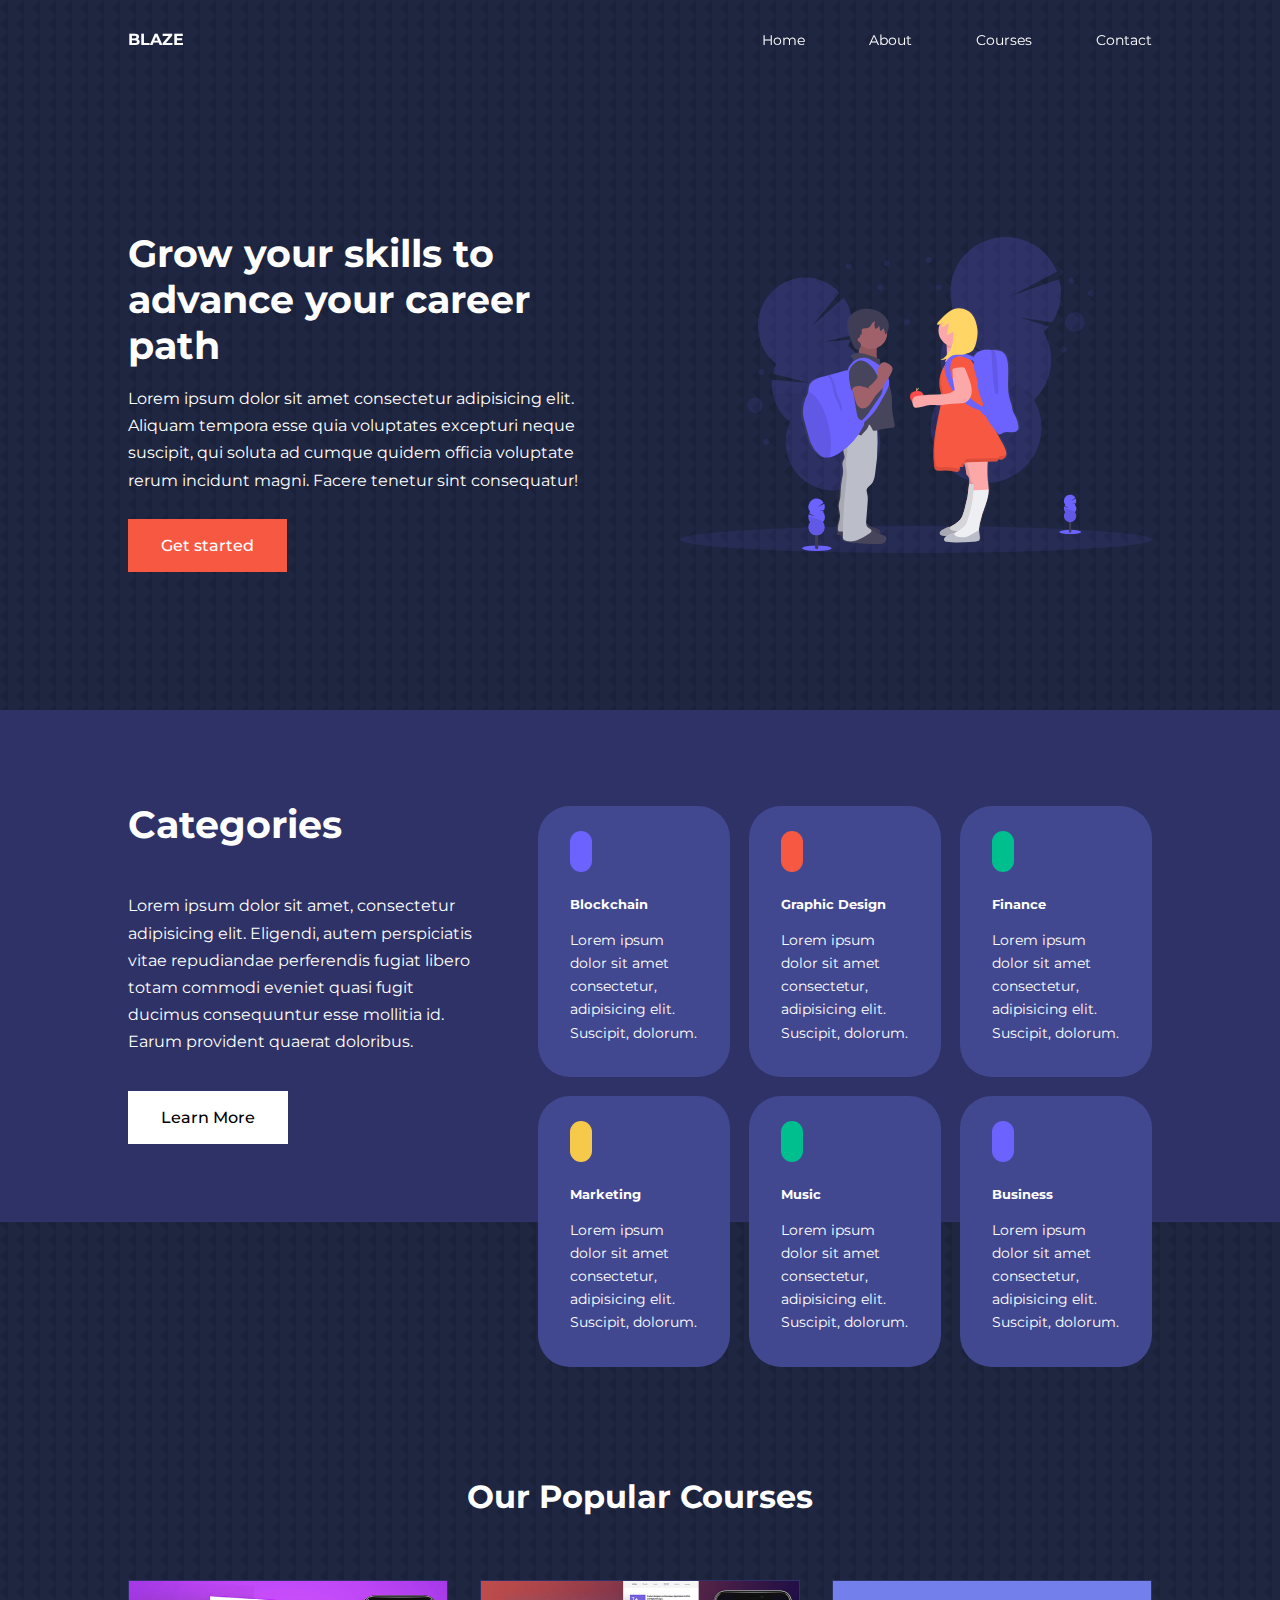
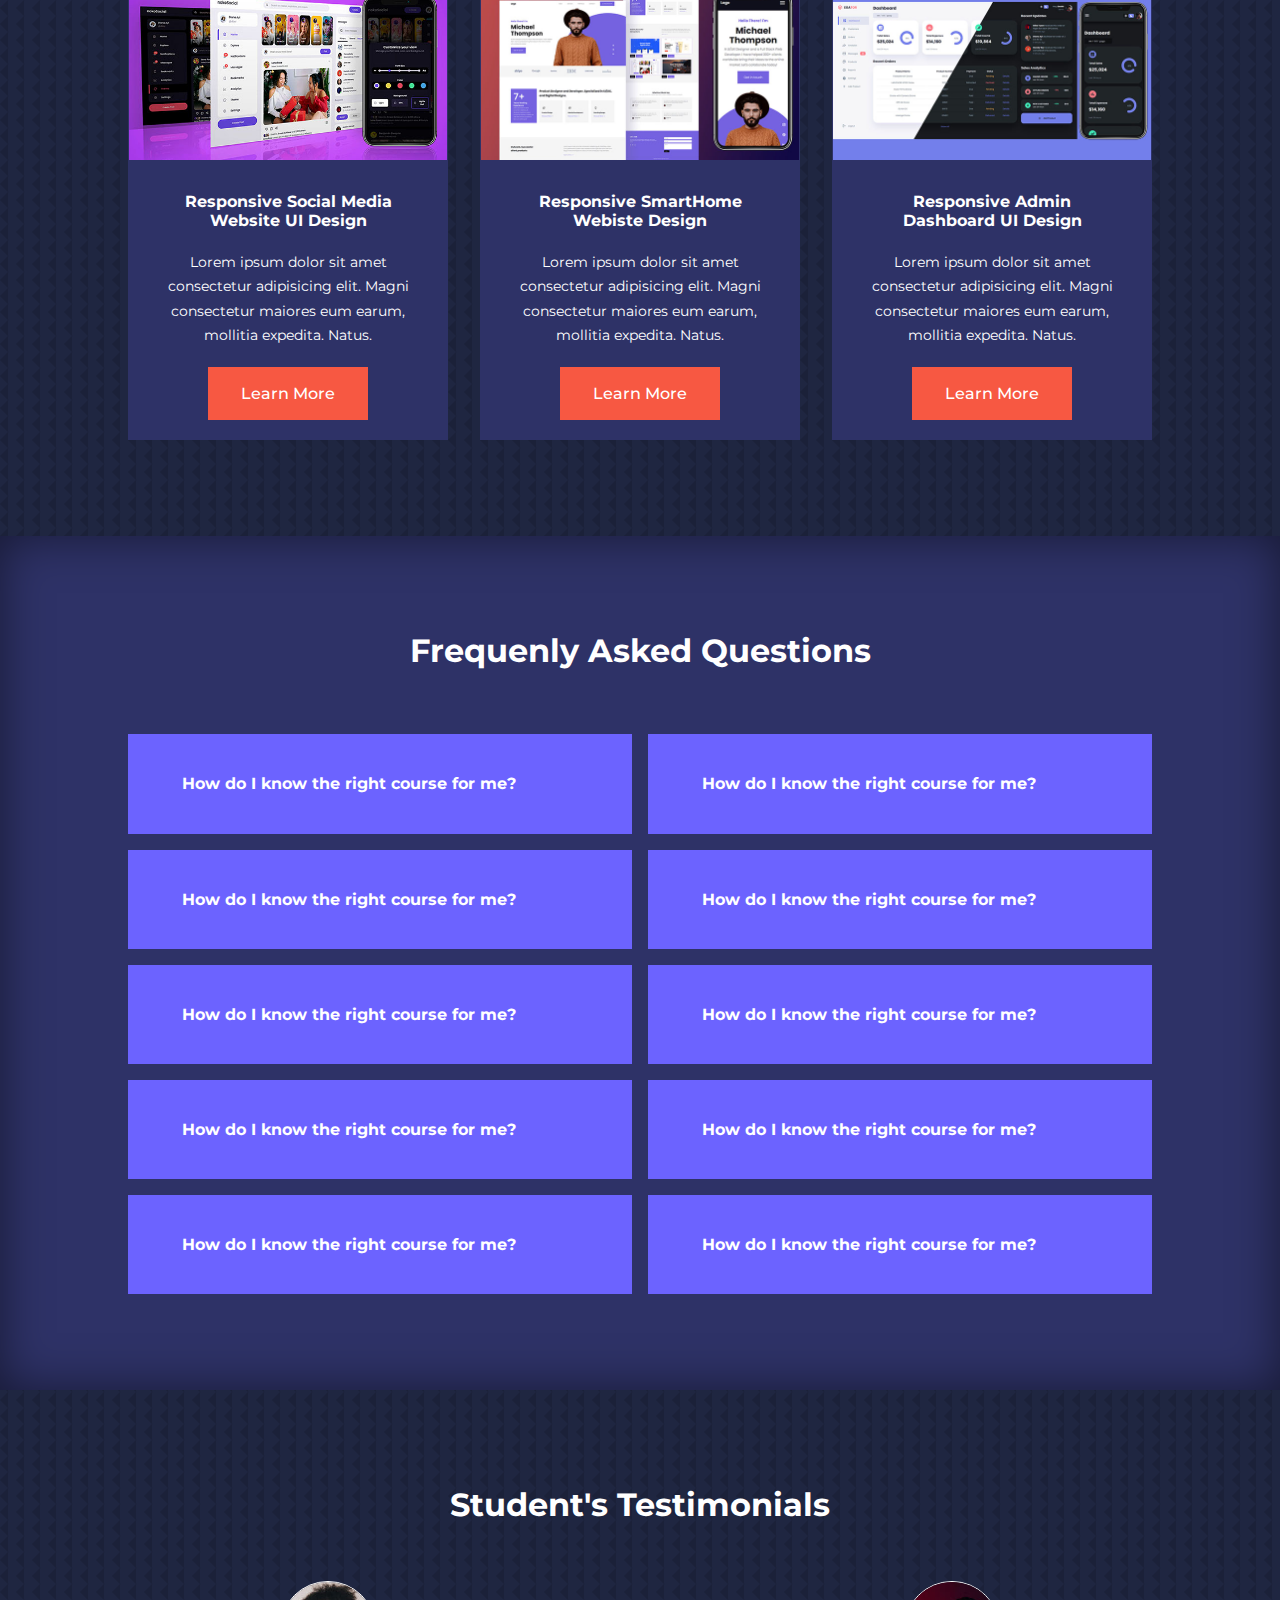
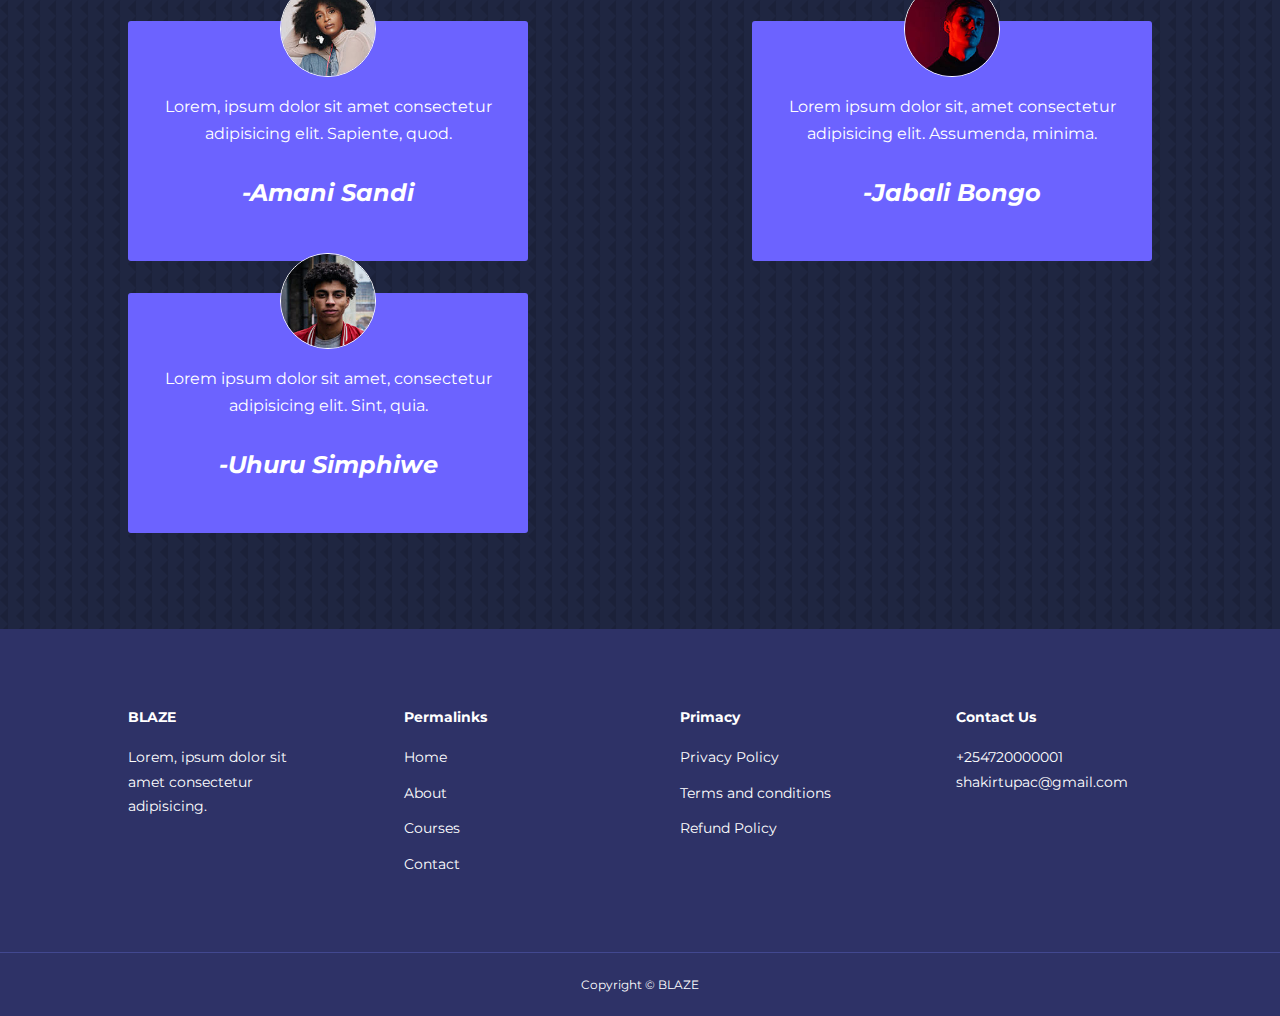
<file: index.html>
<!DOCTYPE html>
<html lang="en">
  <head>
    <meta charset="UTF-8" />
    <meta http-equiv="X-UA-Compatible" content="IE=edge" />
    <meta name="viewport" content="width=device-width, initial-scale=1.0" />
    <title>
      Responsive Multipage Education Website Using HTML. CSS and Javascript
    </title>

    <!-- ICONSCOUT CDN -->
    <link
      rel="stylesheet"
      href="https://unicons.iconscout.com/release/v2.1.6/css/unicons.css"
    />
    <!-- GOOGLE FONTS -->
    <link rel="preconnect" href="https://fonts.googleapis.com" />
    <link rel="preconnect" href="https://fonts.gstatic.com" crossorigin />
    <link
      href="https://fonts.googleapis.com/css2?family=Montserrat:wght@300;400;500;600;700&display=swap"
      rel="stylesheet"
    />
    <link rel="stylesheet" href="CSS/styles.css" />
    <style>
      body {
        background-image: url(images/bg-texture.png);
      }
    </style>
  </head>
  <body>
    <!-- NAVBAR STARTS  -->
    <nav>
      <div class="container nav__container">
        <a href="index.html"><h4>BLAZE</h4></a>
        <ul class="nav__menu">
          <li><a href="index.html">Home</a></li>
          <li><a href="about.html">About</a></li>
          <li><a href="courses.html">Courses</a></li>
          <li><a href="contact.html">Contact</a></li>
        </ul>
        <button id="open-menu-btn"><i class="uil uil-bars"></i></button>
        <button id="close-menu-btn"><i class="uil uil-multiply"></i></button>
      </div>
    </nav>
    <!--  NAVBAR ENDS-->

    <!-- HEADER SECTION STARTS -->
    <header>
      <div class="container header__container">
        <div class="header__left">
          <h1>Grow your skills to advance your career path</h1>
          <p>
            Lorem ipsum dolor sit amet consectetur adipisicing elit. Aliquam
            tempora esse quia voluptates excepturi neque suscipit, qui soluta ad
            cumque quidem officia voluptate rerum incidunt magni. Facere tenetur
            sint consequatur!
          </p>
          <a href="courses.html" class="btn btn-primary">Get started</a>
        </div>
        <div class="header__right">
          <div class="header__right-image">
            <img src="images/header.svg" alt="" />
          </div>
        </div>
      </div>
    </header>
    <!-- HEADER SECTION ENDS -->

    <!-- CATEGORIES SECTION -->
    <section class="categories">
      <div class="container categories__container">
        <div class="categories__left">
          <h1>Categories</h1>
          <p>
            Lorem ipsum dolor sit amet, consectetur adipisicing elit. Eligendi,
            autem perspiciatis vitae repudiandae perferendis fugiat libero totam
            commodi eveniet quasi fugit ducimus consequuntur esse mollitia id.
            Earum provident quaerat doloribus.
          </p>
          <a href="#" class="btn">Learn More</a>
        </div>
        <div class="categories__right">
          <article class="category">
            <span class="category__icon"
              ><i class="uil uil-bitcoin-circle"></i
            ></span>
            <h5>Blockchain</h5>
            <p>
              Lorem ipsum dolor sit amet consectetur, adipisicing elit.
              Suscipit, dolorum.
            </p>
          </article>

          <article class="category">
            <span class="category__icon"><i class="uil uil-palette"></i></span>
            <h5>Graphic Design</h5>
            <p>
              Lorem ipsum dolor sit amet consectetur, adipisicing elit.
              Suscipit, dolorum.
            </p>
          </article>

          <article class="category">
            <span class="category__icon"
              ><i class="uil uil-usd-circle"></i
            ></span>
            <h5>Finance</h5>
            <p>
              Lorem ipsum dolor sit amet consectetur, adipisicing elit.
              Suscipit, dolorum.
            </p>
          </article>

          <article class="category">
            <span class="category__icon"
              ><i class="uil uil-megaphone"></i
            ></span>
            <h5>Marketing</h5>
            <p>
              Lorem ipsum dolor sit amet consectetur, adipisicing elit.
              Suscipit, dolorum.
            </p>
          </article>

          <article class="category">
            <span class="category__icon"><i class="uil uil-music"></i></span>
            <h5>Music</h5>
            <p>
              Lorem ipsum dolor sit amet consectetur, adipisicing elit.
              Suscipit, dolorum.
            </p>
          </article>

          <article class="category">
            <span class="category__icon"
              ><i class="uil uil-puzzle-piece"></i
            ></span>
            <h5>Business</h5>
            <p>
              Lorem ipsum dolor sit amet consectetur, adipisicing elit.
              Suscipit, dolorum.
            </p>
          </article>
        </div>
      </div>
    </section>

    <!-- CATEGORIES SECTION END -->

    <!-- COURSES SECTION BEGINS -->
    <section class="courses">
      <h2>Our Popular Courses</h2>
      <div class="container courses__container">
        <article class="course">
          <div class="course__image">
            <img src="images/course1.jpg" alt="" />
          </div>
          <div class="course__info">
            <h4>Responsive Social Media Website UI Design</h4>
            <p>
              Lorem ipsum dolor sit amet consectetur adipisicing elit. Magni
              consectetur maiores eum earum, mollitia expedita. Natus.
            </p>
            <a href="course.html" class="btn btn-primary">Learn More</a>
          </div>
        </article>
        <article class="course">
          <div class="course__image">
            <img src="images/course2.jpg" alt="" />
          </div>
          <div class="course__info">
            <h4>Responsive SmartHome Webiste Design</h4>
            <p>
              Lorem ipsum dolor sit amet consectetur adipisicing elit. Magni
              consectetur maiores eum earum, mollitia expedita. Natus.
            </p>
            <a href="course.html" class="btn btn-primary">Learn More</a>
          </div>
        </article>
        <article class="course">
          <div class="course__image">
            <img src="images/course3.jpg" alt="" />
          </div>
          <div class="course__info">
            <h4>Responsive Admin Dashboard UI Design</h4>
            <p>
              Lorem ipsum dolor sit amet consectetur adipisicing elit. Magni
              consectetur maiores eum earum, mollitia expedita. Natus.
            </p>
            <a href="course.html" class="btn btn-primary">Learn More</a>
          </div>
        </article>
      </div>
    </section>

    <!-- COURSES SECTION ENDS -->

    <!-- FREQUENTLY ASKED QUESTIONS SECTION STARTS -->

    <section class="faqs">
      <h2>Frequenly Asked Questions</h2>
      <div class="container faqs__container">
        <article class="faq">
          <div class="faq__icon"><i class="uil uil-plus"></i></div>
          <div class="question__answer">
            <h4>How do I know the right course for me?</h4>
            <p>
              Lorem ipsum dolor sit amet consectetur adipisicing elit. Unde
              iusto magnam tempora fuga obcaecati accusantium dicta totam non ea
              omnis.
            </p>
          </div>
        </article>

        <article class="faq">
          <div class="faq__icon"><i class="uil uil-plus"></i></div>
          <div class="question__answer">
            <h4>How do I know the right course for me?</h4>
            <p>
              Lorem ipsum dolor sit amet consectetur adipisicing elit. Unde
              iusto magnam tempora fuga obcaecati accusantium dicta totam non ea
              omnis.
            </p>
          </div>
        </article>

        <article class="faq">
          <div class="faq__icon"><i class="uil uil-plus"></i></div>
          <div class="question__answer">
            <h4>How do I know the right course for me?</h4>
            <p>
              Lorem ipsum dolor sit amet consectetur adipisicing elit. Unde
              iusto magnam tempora fuga obcaecati accusantium dicta totam non ea
              omnis.
            </p>
          </div>
        </article>

        <article class="faq">
          <div class="faq__icon"><i class="uil uil-plus"></i></div>
          <div class="question__answer">
            <h4>How do I know the right course for me?</h4>
            <p>
              Lorem ipsum dolor sit amet consectetur adipisicing elit. Unde
              iusto magnam tempora fuga obcaecati accusantium dicta totam non ea
              omnis.
            </p>
          </div>
        </article>

        <article class="faq">
          <div class="faq__icon"><i class="uil uil-plus"></i></div>
          <div class="question__answer">
            <h4>How do I know the right course for me?</h4>
            <p>
              Lorem ipsum dolor sit amet consectetur adipisicing elit. Unde
              iusto magnam tempora fuga obcaecati accusantium dicta totam non ea
              omnis.
            </p>
          </div>
        </article>

        <article class="faq">
          <div class="faq__icon"><i class="uil uil-plus"></i></div>
          <div class="question__answer">
            <h4>How do I know the right course for me?</h4>
            <p>
              Lorem ipsum dolor sit amet consectetur adipisicing elit. Unde
              iusto magnam tempora fuga obcaecati accusantium dicta totam non ea
              omnis.
            </p>
          </div>
        </article>

        <article class="faq">
          <div class="faq__icon"><i class="uil uil-plus"></i></div>
          <div class="question__answer">
            <h4>How do I know the right course for me?</h4>
            <p>
              Lorem ipsum dolor sit amet consectetur adipisicing elit. Unde
              iusto magnam tempora fuga obcaecati accusantium dicta totam non ea
              omnis.
            </p>
          </div>
        </article>

        <article class="faq">
          <div class="faq__icon"><i class="uil uil-plus"></i></div>
          <div class="question__answer">
            <h4>How do I know the right course for me?</h4>
            <p>
              Lorem ipsum dolor sit amet consectetur adipisicing elit. Unde
              iusto magnam tempora fuga obcaecati accusantium dicta totam non ea
              omnis.
            </p>
          </div>
        </article>

        <article class="faq">
          <div class="faq__icon"><i class="uil uil-plus"></i></div>
          <div class="question__answer">
            <h4>How do I know the right course for me?</h4>
            <p>
              Lorem ipsum dolor sit amet consectetur adipisicing elit. Unde
              iusto magnam tempora fuga obcaecati accusantium dicta totam non ea
              omnis.
            </p>
          </div>
        </article>

        <article class="faq">
          <div class="faq__icon"><i class="uil uil-plus"></i></div>
          <div class="question__answer">
            <h4>How do I know the right course for me?</h4>
            <p>
              Lorem ipsum dolor sit amet consectetur adipisicing elit. Unde
              iusto magnam tempora fuga obcaecati accusantium dicta totam non ea
              omnis.
            </p>
          </div>
        </article>
      </div>
    </section>

    <!-- FREQUENTLY ASKED QUESTIONS SECTION ENDS -->

    <!-- TESTIMONIALS SECTION -->
    <section class="container testimonials__container">
      <h2>Student's Testimonials</h2>
      <div class="testimonials">
        <article class="testimonial">
          <div class="avatar">
            <img src="images/avatar1.jpg" alt="" />
          </div>
          <div class="testimonial__body">
            <p>
              Lorem, ipsum dolor sit amet consectetur adipisicing elit.
              Sapiente, quod.
            </p>
            <h2>-Amani Sandi</h2>
          </div>
        </article>

        <article class="testimonial">
          <div class="avatar">
            <img src="images/avatar2.jpg" alt="" />
          </div>
          <div class="testimonial__body">
            <p>
              Lorem ipsum dolor sit, amet consectetur adipisicing elit.
              Assumenda, minima.
            </p>
            <h2>-Jabali Bongo</h2>
          </div>
        </article>

        <article class="testimonial">
          <div class="avatar">
            <img src="images/avatar3.jpg" alt="" />
          </div>
          <div class="testimonial__body">
            <p>
              Lorem ipsum dolor sit amet, consectetur adipisicing elit. Sint,
              quia.
            </p>
            <h2>-Uhuru Simphiwe</h2>
          </div>
        </article>
      </div>
    </section>

    <!-- TESTIMONIALS SECTIONS ENDS -->

    <!-- FOOTER SECTION -->
    <footer class="footer">
      <div class="container footer__container">
        <div class="footer__1">
          <a href="index.html" class="footer__logo"><h4>BLAZE</h4></a>
          <p>Lorem, ipsum dolor sit amet consectetur adipisicing.</p>
        </div>
        <div class="footer__2">
          <h4>Permalinks</h4>
          <ul class="permalinks">
            <li><a href="index.html">Home</a></li>
            <li><a href="about.html">About</a></li>
            <li><a href="courses.html">Courses</a></li>
            <li><a href="contact.html">Contact</a></li>
          </ul>
        </div>
        <div class="footer__3">
          <h4>Primacy</h4>
          <ul class="privacy">
            <li><a href="#">Privacy Policy</a></li>
            <li><a href="#">Terms and conditions</a></li>
            <li><a href="#">Refund Policy</a></li>
          </ul>
        </div>
        <div class="footer__4">
          <h4>Contact Us</h4>
          <div>
            <p>+254720000001</p>
            <p>shakirtupac@gmail.com</p>
          </div>
          <ul class="footer__socials">
            <li>
              <a href="#"><i class="uil uil-facebook-f"></i></a>
            </li>
            <li>
              <a href="#"><i class="uil uil-instagram-alt"></i></a>
            </li>
            <li>
              <a href="#"><i class="uil uil-twitter"></i></a>
            </li>
            <li>
              <a href="#"><i class="uil uil-linkedin-alt"></i></a>
            </li>
          </ul>
        </div>
      </div>
      <div class="footer__copyright">
        <small>Copyright &copy; BLAZE</small>
      </div>
    </footer>

    <!-- FOOTER SECTION ENDS -->
    <script src="JS/main.js"></script>
  </body>
</html>
</file>
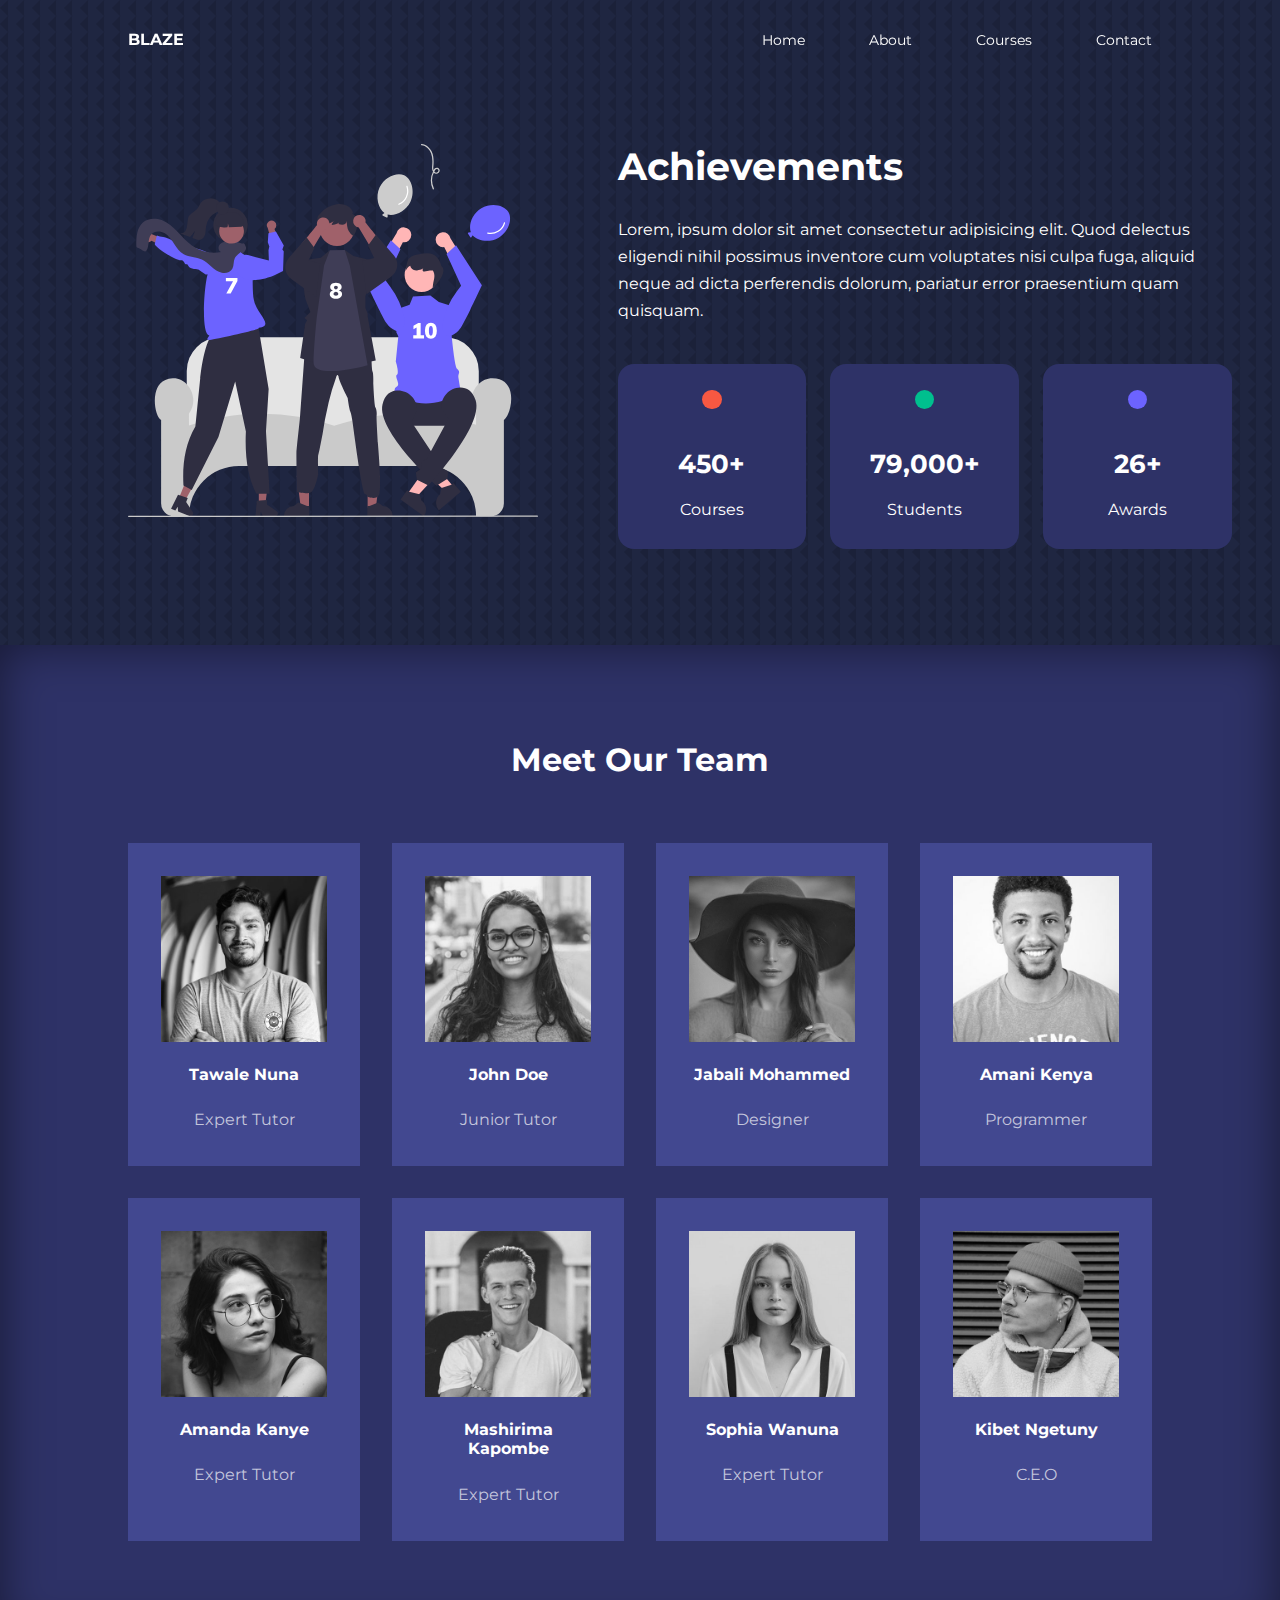
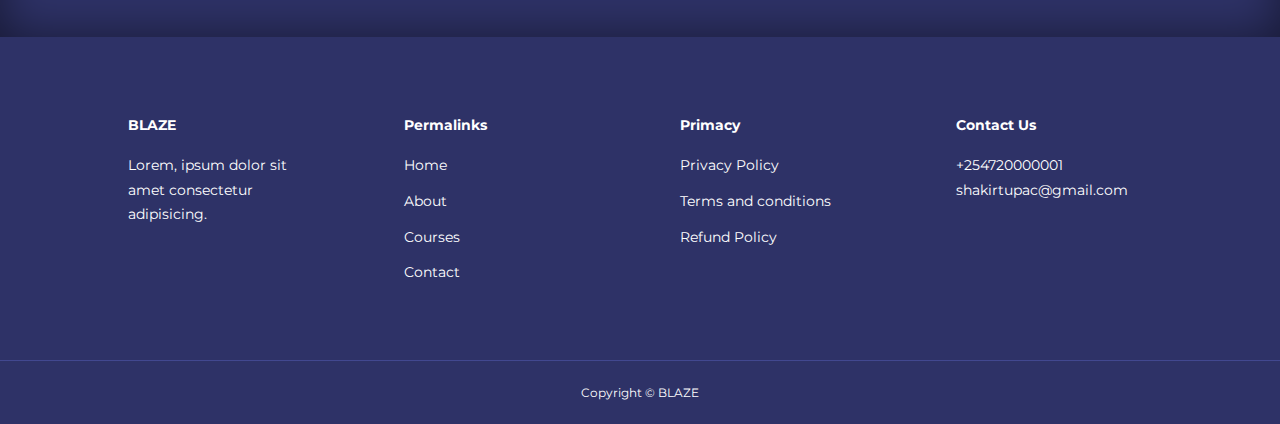
<file: about.html>
<!DOCTYPE html>
<html lang="en">
  <head>
    <meta charset="UTF-8" />
    <meta http-equiv="X-UA-Compatible" content="IE=edge" />
    <meta name="viewport" content="width=device-width, initial-scale=1.0" />
    <title>
      Responsive Multipage Education Website Using HTML. CSS and Javascript
    </title>
    <link rel="stylesheet" href="CSS/styles.css" />
    <link rel="stylesheet" href="CSS/about.css" />
    <!-- ICONSCOUT CDN -->
    <link
      rel="stylesheet"
      href="https://unicons.iconscout.com/release/v2.1.6/css/unicons.css"
    />
    <!-- GOOGLE FONTS -->
    <link rel="preconnect" href="https://fonts.googleapis.com" />
    <link rel="preconnect" href="https://fonts.gstatic.com" crossorigin />
    <link
      href="https://fonts.googleapis.com/css2?family=Montserrat:wght@300;400;500;600;700&display=swap"
      rel="stylesheet"
    />
    <style>
      body{
        background-image: url(images/bg-texture.png);
      }
    </style>
  </head>
  <body>
    <!-- NAVBAR STARTS  -->
    <nav>
      <div class="container nav__container">
        <a href="index.html"><h4>BLAZE</h4></a>
        <ul class="nav__menu">
          <li><a href="index.html">Home</a></li>
          <li><a href="about.html">About</a></li>
          <li><a href="courses.html">Courses</a></li>
          <li><a href="contact.html">Contact</a></li>
        </ul>
        <button id="open-menu-btn"><i class="uil uil-bars"></i></button>
        <button id="close-menu-btn"><i class="uil uil-multiply"></i></button>
      </div>
    </nav>
    <!-- ACHIEVEMENTS SECTION -->
    <section class="about__achievements">
      <div class="container about__achievements-container">
        <div class="about__achievements-left">
          <img src="images/about achievements.svg" alt="" />
        </div>
        <div class="about__achievements-right">
          <h1>Achievements</h1>
          <p>
            Lorem, ipsum dolor sit amet consectetur adipisicing elit. Quod
            delectus eligendi nihil possimus inventore cum voluptates nisi culpa
            fuga, aliquid neque ad dicta perferendis dolorum, pariatur error
            praesentium quam quisquam.
          </p>
          <div class="achievements__cards">
            <article class="achievement__card">
              <span class="achievement__icon">
                <i class="uil uil-video"></i>
              </span>
              <h3>450+</h3>
              <p>Courses</p>
            </article>
            <article class="achievement__card">
              <span class="achievement__icon">
                <i class="uil uil-users-alt"></i>
              </span>
              <h3>79,000+</h3>
              <p>Students</p>
            </article>
            <article class="achievement__card">
              <span class="achievement__icon">
                <i class="uil uil-trophy"></i>
              </span>
              <h3>26+</h3>
              <p>Awards</p>
            </article>
          </div>
        </div>
      </div>
    </section>
    <!-- ACHIEVEMENYTS SECTION ENDS -->

    <!-- TEAM SECTION -->
    <section class="team">
      <h2>Meet Our Team</h2>
      <div class="container team__container">
        <article class="team__member">
          <div class="team__member-image">
            <img src="images/tm1.jpg" alt="" />
          </div>
          <div class="team__member-info">
            <h4>Tawale Nuna</h4>
            <p>Expert Tutor</p>
          </div>
          <div class="team__members-socials">
            <a href="https://instagram.com" target="_blank"
              ><i class="uil uil-instagram"></i
            ></a>
            <a href="https://twitter.com" target="_blank"
              ><i class="uil uil-twitter-alt"></i
            ></a>
            <a href="https://linkedin.com" target="_blank"
              ><i class="uil uil-linkedin-alt"></i
            ></a>
          </div>
        </article>
        <article class="team__member">
          <div class="team__member-image">
            <img src="images/tm2.jpg" alt="" />
          </div>
          <div class="team__member-info">
            <h4>John Doe</h4>
            <p>Junior Tutor</p>
          </div>
          <div class="team__members-socials">
            <a href="https://instagram.com" target="_blank"
              ><i class="uil uil-instagram"></i
            ></a>
            <a href="https://twitter.com" target="_blank"
              ><i class="uil uil-twitter-alt"></i
            ></a>
            <a href="https://linkedin.com" target="_blank"
              ><i class="uil uil-linkedin-alt"></i
            ></a>
          </div>
        </article>
        <article class="team__member">
          <div class="team__member-image">
            <img src="images/tm3.jpg" alt="" />
          </div>
          <div class="team__member-info">
            <h4>Jabali Mohammed</h4>
            <p>Designer</p>
          </div>
          <div class="team__members-socials">
            <a href="https://instagram.com" target="_blank"
              ><i class="uil uil-instagram"></i
            ></a>
            <a href="https://twitter.com" target="_blank"
              ><i class="uil uil-twitter-alt"></i
            ></a>
            <a href="https://linkedin.com" target="_blank"
              ><i class="uil uil-linkedin-alt"></i
            ></a>
          </div>
        </article>
        <article class="team__member">
          <div class="team__member-image">
            <img src="images/tm4.jpg" alt="" />
          </div>
          <div class="team__member-info">
            <h4>Amani Kenya</h4>
            <p>Programmer</p>
          </div>
          <div class="team__members-socials">
            <a href="https://instagram.com" target="_blank"
              ><i class="uil uil-instagram"></i
            ></a>
            <a href="https://twitter.com" target="_blank"
              ><i class="uil uil-twitter-alt"></i
            ></a>
            <a href="https://linkedin.com" target="_blank"
              ><i class="uil uil-linkedin-alt"></i
            ></a>
          </div>
        </article>
        <article class="team__member">
          <div class="team__member-image">
            <img src="images/tm5.jpg" alt="" />
          </div>
          <div class="team__member-info">
            <h4>Amanda Kanye</h4>
            <p>Expert Tutor</p>
          </div>
          <div class="team__members-socials">
            <a href="https://instagram.com" target="_blank"
              ><i class="uil uil-instagram"></i
            ></a>
            <a href="https://twitter.com" target="_blank"
              ><i class="uil uil-twitter-alt"></i
            ></a>
            <a href="https://linkedin.com" target="_blank"
              ><i class="uil uil-linkedin-alt"></i
            ></a>
          </div>
        </article>
        <article class="team__member">
          <div class="team__member-image">
            <img src="images/tm6.jpg" alt="" />
          </div>
          <div class="team__member-info">
            <h4>Mashirima Kapombe</h4>
            <p>Expert Tutor</p>
          </div>
          <div class="team__members-socials">
            <a href="https://instagram.com" target="_blank"
              ><i class="uil uil-instagram"></i
            ></a>
            <a href="https://twitter.com" target="_blank"
              ><i class="uil uil-twitter-alt"></i
            ></a>
            <a href="https://linkedin.com" target="_blank"
              ><i class="uil uil-linkedin-alt"></i
            ></a>
          </div>
        </article>
        <article class="team__member">
          <div class="team__member-image">
            <img src="images/tm7.jpg" alt="" />
          </div>
          <div class="team__member-info">
            <h4>Sophia Wanuna</h4>
            <p>Expert Tutor</p>
          </div>
          <div class="team__members-socials">
            <a href="https://instagram.com" target="_blank"
              ><i class="uil uil-instagram"></i
            ></a>
            <a href="https://twitter.com" target="_blank"
              ><i class="uil uil-twitter-alt"></i
            ></a>
            <a href="https://linkedin.com" target="_blank"
              ><i class="uil uil-linkedin-alt"></i
            ></a>
          </div>
        </article>
        <article class="team__member">
          <div class="team__member-image">
            <img src="images/tm8.jpg" alt="" />
          </div>
          <div class="team__member-info">
            <h4>Kibet Ngetuny</h4>
            <p>C.E.O</p>
          </div>
          <div class="team__members-socials">
            <a href="https://instagram.com" target="_blank"
              ><i class="uil uil-instagram"></i
            ></a>
            <a href="https://twitter.com" target="_blank"
              ><i class="uil uil-twitter-alt"></i
            ></a>
            <a href="https://linkedin.com" target="_blank"
              ><i class="uil uil-linkedin-alt"></i
            ></a>
          </div>
        </article>
      </div>
    </section>

    <!-- TEAM SECTION ENDS -->

    <footer class="footer">
      <div class="container footer__container">
        <div class="footer__1">
          <a href="index.html" class="footer__logo"><h4>BLAZE</h4></a>
          <p>Lorem, ipsum dolor sit amet consectetur adipisicing.</p>
        </div>
        <div class="footer__2">
          <h4>Permalinks</h4>
          <ul class="permalinks">
            <li><a href="index.html">Home</a></li>
            <li><a href="about.html">About</a></li>
            <li><a href="courses.html">Courses</a></li>
            <li><a href="contact.html">Contact</a></li>
          </ul>
        </div>
        <div class="footer__3">
          <h4>Primacy</h4>
          <ul class="privacy">
            <li><a href="#">Privacy Policy</a></li>
            <li><a href="#">Terms and conditions</a></li>
            <li><a href="#">Refund Policy</a></li>
          </ul>
        </div>
        <div class="footer__4">
          <h4>Contact Us</h4>
          <div>
            <p>+254720000001</p>
            <p>shakirtupac@gmail.com</p>
          </div>
          <ul class="footer__socials">
            <li>
              <a href="#"><i class="uil uil-facebook-f"></i></a>
            </li>
            <li>
              <a href="#"><i class="uil uil-instagram-alt"></i></a>
            </li>
            <li>
              <a href="#"><i class="uil uil-twitter"></i></a>
            </li>
            <li>
              <a href="#"><i class="uil uil-linkedin-alt"></i></a>
            </li>
          </ul>
        </div>
      </div>
      <div class="footer__copyright">
        <small>Copyright &copy; BLAZE</small>
      </div>
    </footer>

    <!-- FOOTER SECTION ENDS -->
    <script src="JS/main.js"></script>
  </body>
</html>
</file>
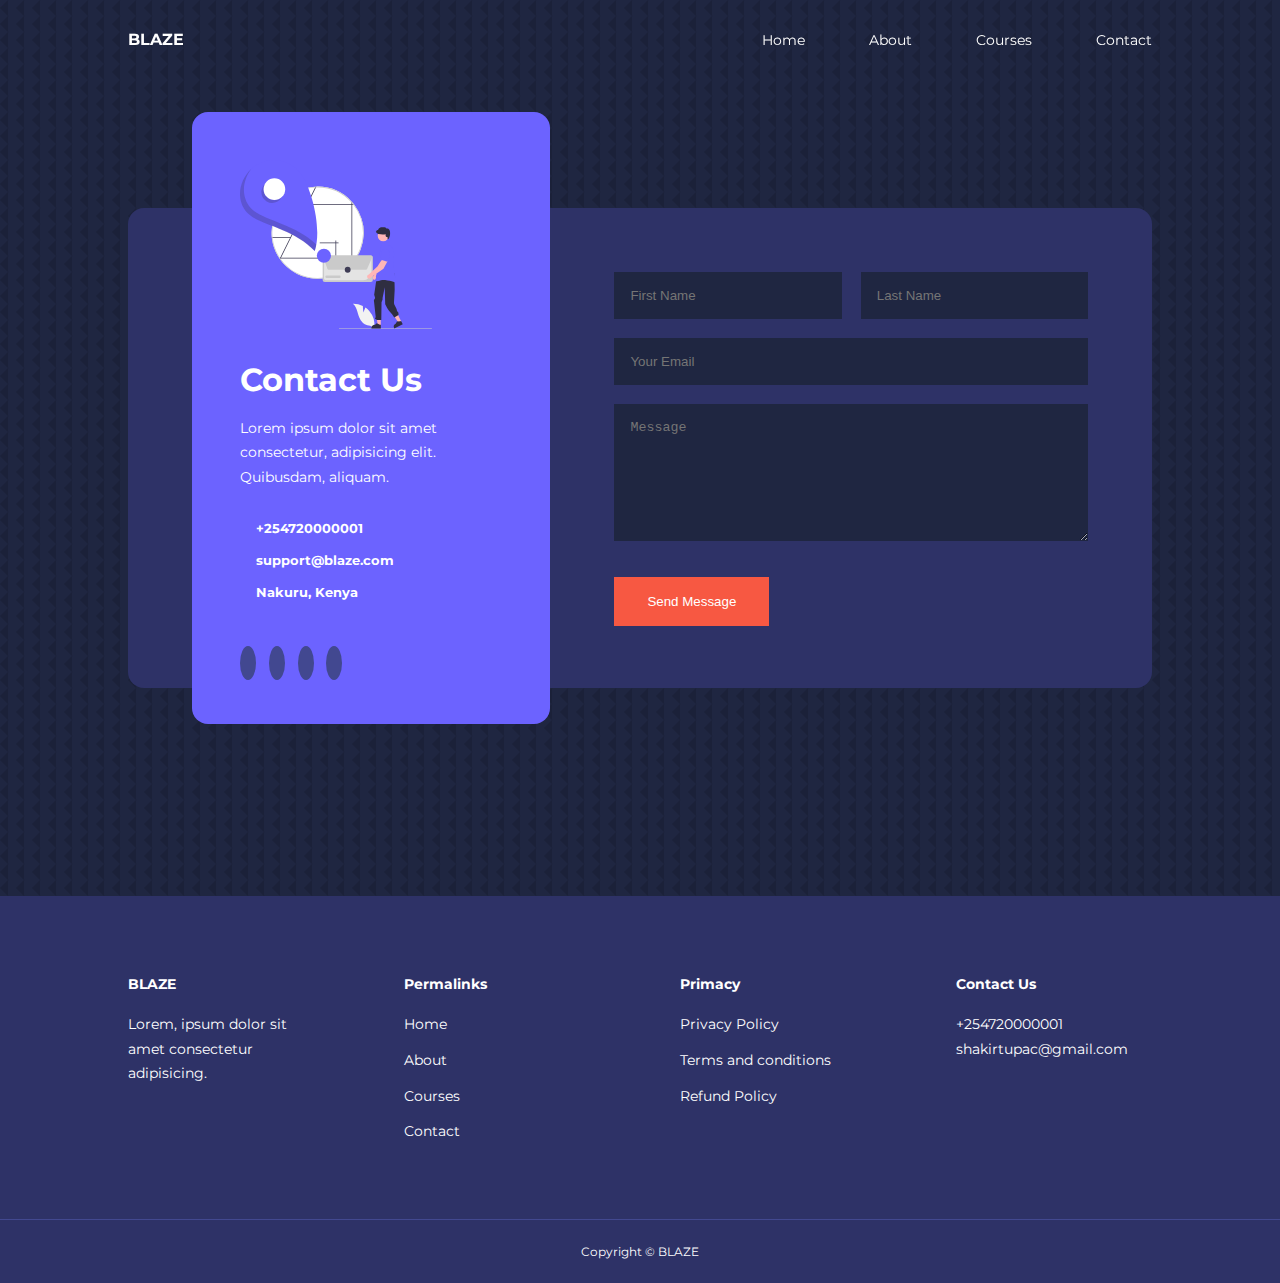
<file: contact.html>
<!DOCTYPE html>
<html lang="en">
  <head>
    <meta charset="UTF-8" />
    <meta http-equiv="X-UA-Compatible" content="IE=edge" />
    <meta name="viewport" content="width=device-width, initial-scale=1.0" />
    <title>
      Responsive Multipage Education Website Using HTML. CSS and Javascript
    </title>
    <!-- ICONSCOUT CDN -->
    <link
      rel="stylesheet"
      href="https://unicons.iconscout.com/release/v2.1.6/css/unicons.css"
    />
    <!-- GOOGLE FONTS -->
    <link rel="preconnect" href="https://fonts.googleapis.com" />
    <link rel="preconnect" href="https://fonts.gstatic.com" crossorigin />
    <link
      href="https://fonts.googleapis.com/css2?family=Montserrat:wght@300;400;500;600;700&display=swap"
      rel="stylesheet"
    />
    <!-- STYLESHEETS -->
    <link rel="stylesheet" href="CSS/styles.css" />
    <link rel="stylesheet" href="CSS/contact.css">
    <style>
      body{
        background-image: url(images/bg-texture.png);
      }
    </style>
  </head>
  <body>
    <!-- NAVBAR STARTS  -->
    <nav>
      <div class="container nav__container">
        <a href="index.html"><h4>BLAZE</h4></a>
        <ul class="nav__menu">
          <li><a href="index.html">Home</a></li>
          <li><a href="about.html">About</a></li>
          <li><a href="courses.html">Courses</a></li>
          <li><a href="contact.html">Contact</a></li>
        </ul>
        <button id="open-menu-btn"><i class="uil uil-bars"></i></button>
        <button id="close-menu-btn"><i class="uil uil-multiply"></i></button>
      </div>
    </nav>
    <section class="contact">
      <div class="container contact__container">
        <aside class="contact__aside">
          <div class="aside__image">
            <img src="images/contact.svg" alt="" />
          </div>
          <h2>Contact Us</h2>
          <p>
            Lorem ipsum dolor sit amet consectetur, adipisicing elit. Quibusdam,
            aliquam.
          </p>
          <ul class="contact__details">
            <li>
              <i class="uil uil-phone-times"></i>
              <h5>+254720000001</h5>
            </li>
            <li>
              <i class="uil uil-envelope"></i>
              <h5>support@blaze.com</h5>
            </li>
            <li>
              <i class="uil uil-location-point"></i>
              <h5>Nakuru, Kenya</h5>
            </li>
          </ul>
          <ul class="contact__socials">
            <li>
              <a href="https://facebook.com" target="_blank"
                ><i class="uil uil-facebook-f"></i
              ></a>
            </li>
            <li>
              <a href="https://instagram.com" target="_blank"
                ><i class="uil uil-instagram-alt"></i
              ></a>
            </li>
            <li>
              <a href="https://twitter.com" target="_blank"
                ><i class="uil uil-twitter"></i
              ></a>
            </li>
            <li>
              <a href="https://linkedin.com" target="_blank"
                ><i class="uil uil-linkedin-alt"></i
              ></a>
            </li>
          </ul>
        </aside>
        <!-- CONTACT FORM -->
        <form action="https://formspree.io/f/maykydrz" method="POST">
        <div class="form__name">
          <input type="text" name="First Name" placeholder="First Name" required />
          <input type="text" name="Last Name" placeholder="Last Name" required />
        </div>
        <input type="email" name="Email Address" placeholder="Your Email" required>
        <textarea name="Message" rows="7" placeholder="Message" required></textarea>
        <button type="submit" class="btn btn-primary">Send Message</button>
        </form>
      </div>
    </section>

    <!-- FOOTER STARTS -->
    <footer class="footer">
      <div class="container footer__container">
        <div class="footer__1">
          <a href="index.html" class="footer__logo"><h4>BLAZE</h4></a>
          <p>Lorem, ipsum dolor sit amet consectetur adipisicing.</p>
        </div>
        <div class="footer__2">
          <h4>Permalinks</h4>
          <ul class="permalinks">
            <li><a href="index.html">Home</a></li>
            <li><a href="about.html">About</a></li>
            <li><a href="courses.html">Courses</a></li>
            <li><a href="contact.html">Contact</a></li>
          </ul>
        </div>
        <div class="footer__3">
          <h4>Primacy</h4>
          <ul class="privacy">
            <li><a href="#">Privacy Policy</a></li>
            <li><a href="#">Terms and conditions</a></li>
            <li><a href="#">Refund Policy</a></li>
          </ul>
        </div>
        <div class="footer__4">
          <h4>Contact Us</h4>
          <div>
            <p>+254720000001</p>
            <p>shakirtupac@gmail.com</p>
          </div>
          <ul class="footer__socials">
            <li>
              <a href="#"><i class="uil uil-facebook-f"></i></a>
            </li>
            <li>
              <a href="#"><i class="uil uil-instagram-alt"></i></a>
            </li>
            <li>
              <a href="#"><i class="uil uil-twitter"></i></a>
            </li>
            <li>
              <a href="#"><i class="uil uil-linkedin-alt"></i></a>
            </li>
          </ul>
        </div>
      </div>
      <div class="footer__copyright">
        <small>Copyright &copy; BLAZE</small>
      </div>
    </footer>

    <!-- FOOTER SECTION ENDS -->
    <script src="JS/main.js"></script>
  </body>
</html>
</file>
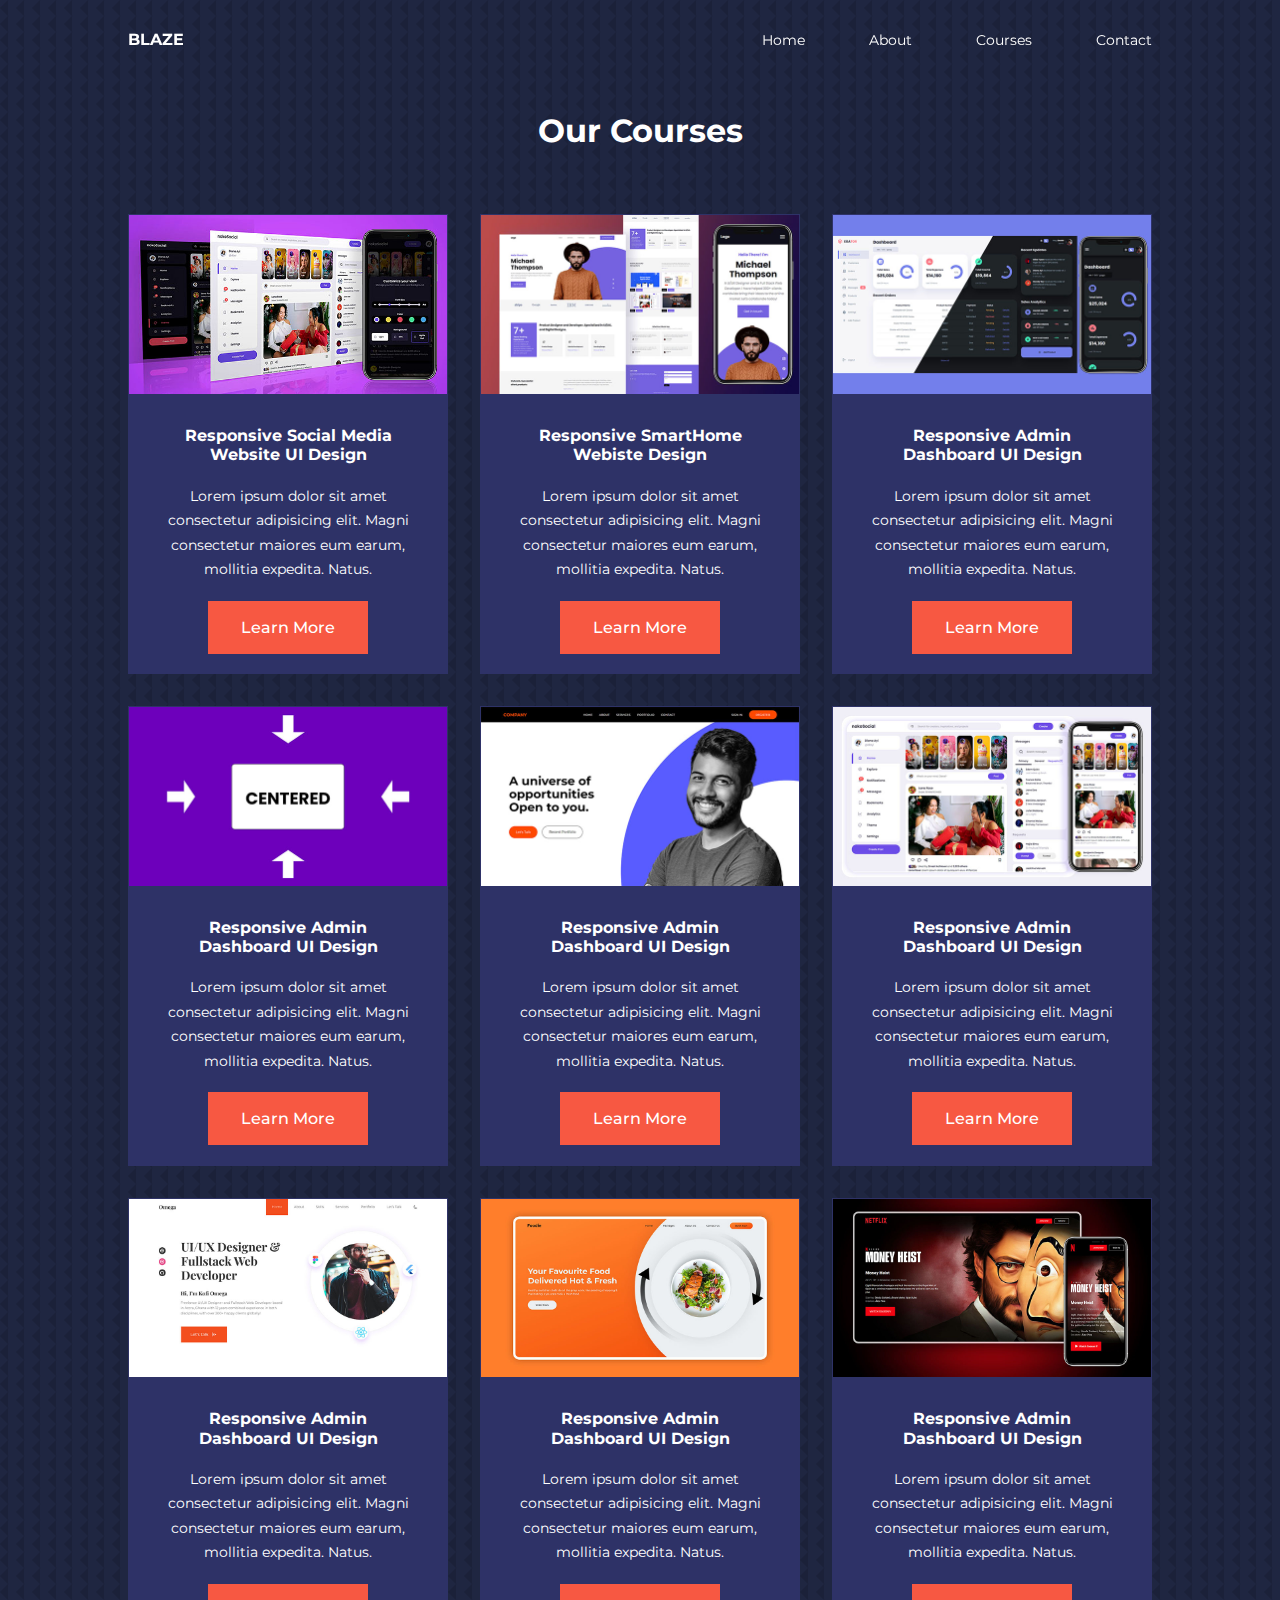
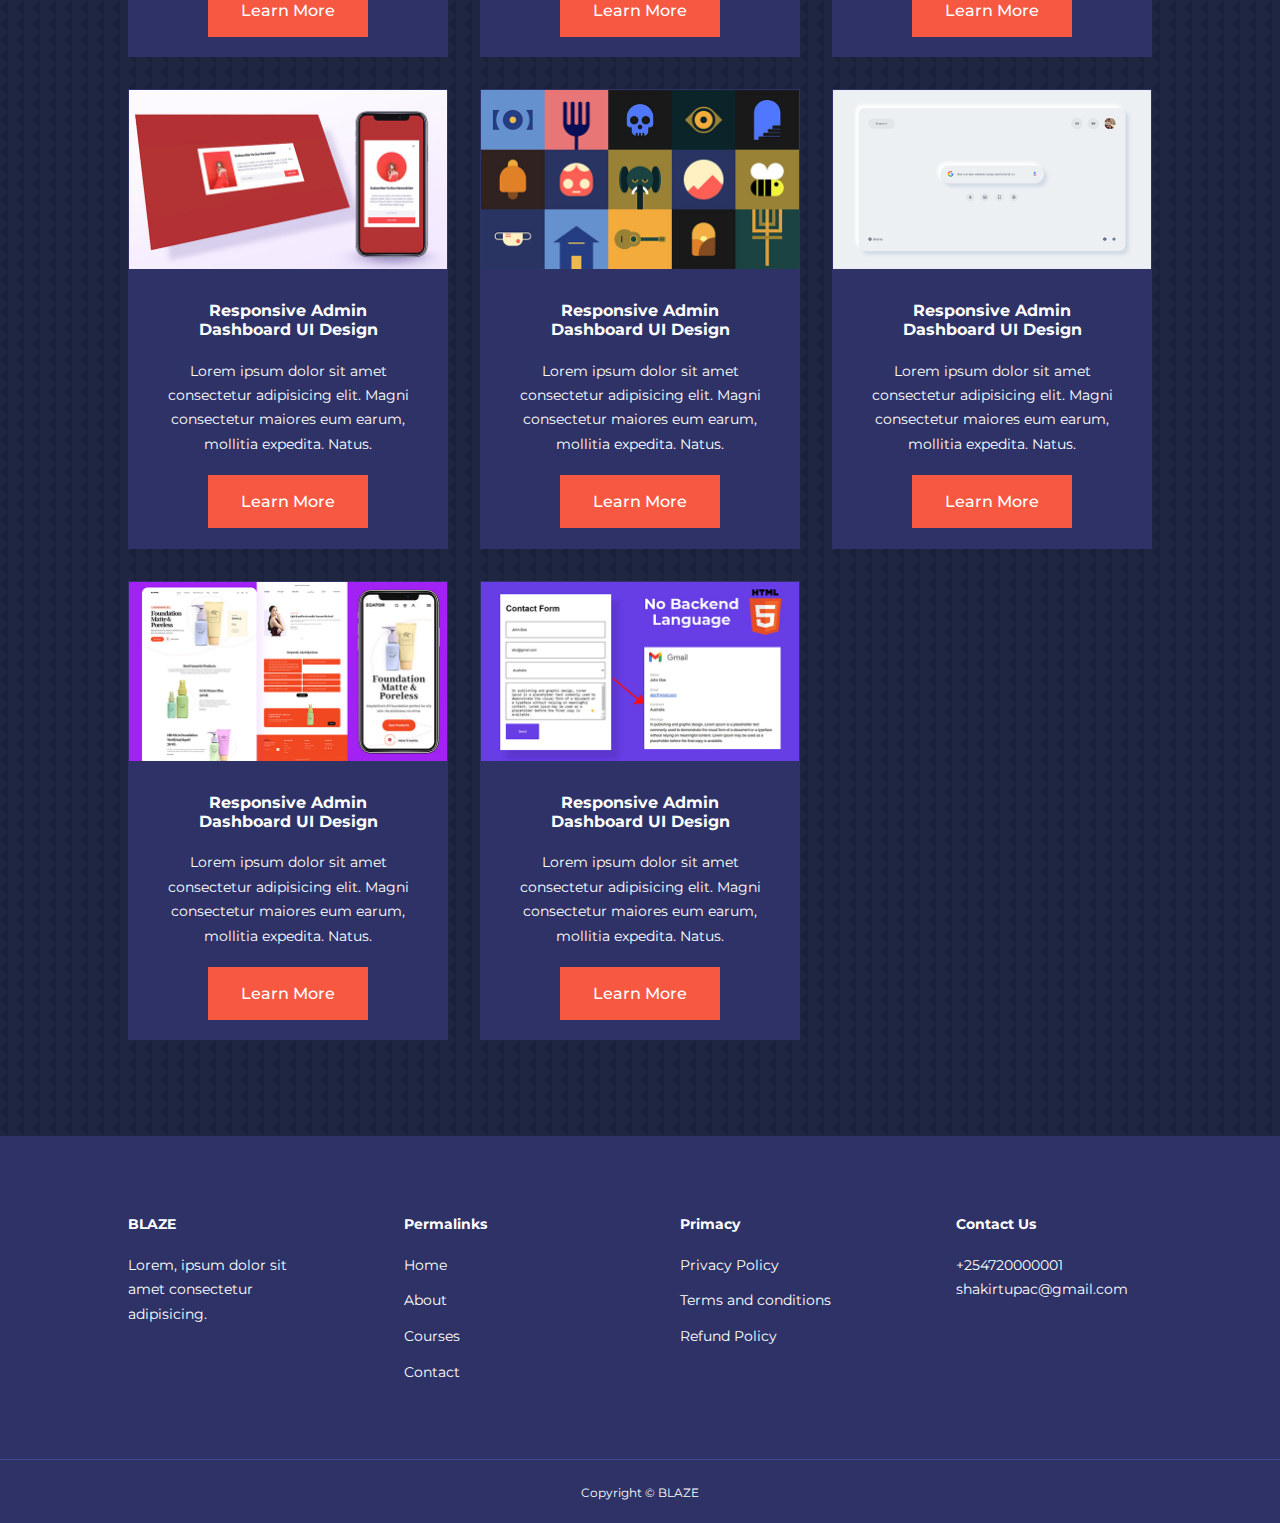
<file: courses.html>
<!DOCTYPE html>
<html lang="en">
  <head>
    <meta charset="UTF-8" />
    <meta http-equiv="X-UA-Compatible" content="IE=edge" />
    <meta name="viewport" content="width=device-width, initial-scale=1.0" />
    <title>
      Responsive Multipage Education Website Using HTML. CSS and Javascript
    </title>
    <!-- ICONSCOUT CDN -->
    <link
      rel="stylesheet"
      href="https://unicons.iconscout.com/release/v2.1.6/css/unicons.css"
    />
    <!-- GOOGLE FONTS -->
    <link rel="preconnect" href="https://fonts.googleapis.com" />
    <link rel="preconnect" href="https://fonts.gstatic.com" crossorigin />
    <link
      href="https://fonts.googleapis.com/css2?family=Montserrat:wght@300;400;500;600;700&display=swap"
      rel="stylesheet"
    />
    <!-- STYLESHEETS -->
    <link rel="stylesheet" href="CSS/styles.css" />

    <style>
      body {
        background-image: url(images/bg-texture.png);
      }
      .courses {
        margin-top: 1rem;
      }
    </style>
  </head>
  <body>
    <!-- NAVBAR STARTS  -->
    <nav>
      <div class="container nav__container">
        <a href="index.html"><h4>BLAZE</h4></a>
        <ul class="nav__menu">
          <li><a href="index.html">Home</a></li>
          <li><a href="about.html">About</a></li>
          <li><a href="courses.html">Courses</a></li>
          <li><a href="contact.html">Contact</a></li>
        </ul>
        <button id="open-menu-btn"><i class="uil uil-bars"></i></button>
        <button id="close-menu-btn"><i class="uil uil-multiply"></i></button>
      </div>
    </nav>

    <section class="courses">
      <h2>Our Courses</h2>
      <div class="container courses__container">
        <article class="course">
          <div class="course__image">
            <img src="images/course1.jpg" alt="" />
          </div>
          <div class="course__info">
            <h4>Responsive Social Media Website UI Design</h4>
            <p>
              Lorem ipsum dolor sit amet consectetur adipisicing elit. Magni
              consectetur maiores eum earum, mollitia expedita. Natus.
            </p>
            <a href="course.html" class="btn btn-primary">Learn More</a>
          </div>
        </article>
        <article class="course">
          <div class="course__image">
            <img src="images/course2.jpg" alt="" />
          </div>
          <div class="course__info">
            <h4>Responsive SmartHome Webiste Design</h4>
            <p>
              Lorem ipsum dolor sit amet consectetur adipisicing elit. Magni
              consectetur maiores eum earum, mollitia expedita. Natus.
            </p>
            <a href="course.html" class="btn btn-primary">Learn More</a>
          </div>
        </article>
        <article class="course">
          <div class="course__image">
            <img src="images/course3.jpg" alt="" />
          </div>
          <div class="course__info">
            <h4>Responsive Admin Dashboard UI Design</h4>
            <p>
              Lorem ipsum dolor sit amet consectetur adipisicing elit. Magni
              consectetur maiores eum earum, mollitia expedita. Natus.
            </p>
            <a href="course.html" class="btn btn-primary">Learn More</a>
          </div>
        </article>
        <article class="course">
          <div class="course__image">
            <img src="images/course4.jpg" alt="" />
          </div>
          <div class="course__info">
            <h4>Responsive Admin Dashboard UI Design</h4>
            <p>
              Lorem ipsum dolor sit amet consectetur adipisicing elit. Magni
              consectetur maiores eum earum, mollitia expedita. Natus.
            </p>
            <a href="course.html" class="btn btn-primary">Learn More</a>
          </div>
        </article>
        <article class="course">
          <div class="course__image">
            <img src="images/course5.jpg" alt="" />
          </div>
          <div class="course__info">
            <h4>Responsive Admin Dashboard UI Design</h4>
            <p>
              Lorem ipsum dolor sit amet consectetur adipisicing elit. Magni
              consectetur maiores eum earum, mollitia expedita. Natus.
            </p>
            <a href="course.html" class="btn btn-primary">Learn More</a>
          </div>
        </article>
        <article class="course">
          <div class="course__image">
            <img src="images/course6.jpg" alt="" />
          </div>
          <div class="course__info">
            <h4>Responsive Admin Dashboard UI Design</h4>
            <p>
              Lorem ipsum dolor sit amet consectetur adipisicing elit. Magni
              consectetur maiores eum earum, mollitia expedita. Natus.
            </p>
            <a href="course.html" class="btn btn-primary">Learn More</a>
          </div>
        </article>
        <article class="course">
          <div class="course__image">
            <img src="images/course7.jpg" alt="" />
          </div>
          <div class="course__info">
            <h4>Responsive Admin Dashboard UI Design</h4>
            <p>
              Lorem ipsum dolor sit amet consectetur adipisicing elit. Magni
              consectetur maiores eum earum, mollitia expedita. Natus.
            </p>
            <a href="course.html" class="btn btn-primary">Learn More</a>
          </div>
        </article>
        <article class="course">
          <div class="course__image">
            <img src="images/course8.jpg" alt="" />
          </div>
          <div class="course__info">
            <h4>Responsive Admin Dashboard UI Design</h4>
            <p>
              Lorem ipsum dolor sit amet consectetur adipisicing elit. Magni
              consectetur maiores eum earum, mollitia expedita. Natus.
            </p>
            <a href="course.html" class="btn btn-primary">Learn More</a>
          </div>
        </article>
        <article class="course">
          <div class="course__image">
            <img src="images/course9.jpg" alt="" />
          </div>
          <div class="course__info">
            <h4>Responsive Admin Dashboard UI Design</h4>
            <p>
              Lorem ipsum dolor sit amet consectetur adipisicing elit. Magni
              consectetur maiores eum earum, mollitia expedita. Natus.
            </p>
            <a href="course.html" class="btn btn-primary">Learn More</a>
          </div>
        </article>
        <article class="course">
          <div class="course__image">
            <img src="images/course10.jpg" alt="" />
          </div>
          <div class="course__info">
            <h4>Responsive Admin Dashboard UI Design</h4>
            <p>
              Lorem ipsum dolor sit amet consectetur adipisicing elit. Magni
              consectetur maiores eum earum, mollitia expedita. Natus.
            </p>
            <a href="course.html" class="btn btn-primary">Learn More</a>
          </div>
        </article>
        <article class="course">
          <div class="course__image">
            <img src="images/course11.jpg" alt="" />
          </div>
          <div class="course__info">
            <h4>Responsive Admin Dashboard UI Design</h4>
            <p>
              Lorem ipsum dolor sit amet consectetur adipisicing elit. Magni
              consectetur maiores eum earum, mollitia expedita. Natus.
            </p>
            <a href="course.html" class="btn btn-primary">Learn More</a>
          </div>
        </article>
        <article class="course">
          <div class="course__image">
            <img src="images/course12.jpg" alt="" />
          </div>
          <div class="course__info">
            <h4>Responsive Admin Dashboard UI Design</h4>
            <p>
              Lorem ipsum dolor sit amet consectetur adipisicing elit. Magni
              consectetur maiores eum earum, mollitia expedita. Natus.
            </p>
            <a href="course.html" class="btn btn-primary">Learn More</a>
          </div>
        </article>
        <article class="course">
          <div class="course__image">
            <img src="images/course13.jpg" alt="" />
          </div>
          <div class="course__info">
            <h4>Responsive Admin Dashboard UI Design</h4>
            <p>
              Lorem ipsum dolor sit amet consectetur adipisicing elit. Magni
              consectetur maiores eum earum, mollitia expedita. Natus.
            </p>
            <a href="course.html" class="btn btn-primary">Learn More</a>
          </div>
        </article>
        <article class="course">
          <div class="course__image">
            <img src="images/course14.jpg" alt="" />
          </div>
          <div class="course__info">
            <h4>Responsive Admin Dashboard UI Design</h4>
            <p>
              Lorem ipsum dolor sit amet consectetur adipisicing elit. Magni
              consectetur maiores eum earum, mollitia expedita. Natus.
            </p>
            <a href="course.html" class="btn btn-primary">Learn More</a>
          </div>
        </article>
      </div>
    </section>

    <footer class="footer">
      <div class="container footer__container">
        <div class="footer__1">
          <a href="index.html" class="footer__logo"><h4>BLAZE</h4></a>
          <p>Lorem, ipsum dolor sit amet consectetur adipisicing.</p>
        </div>
        <div class="footer__2">
          <h4>Permalinks</h4>
          <ul class="permalinks">
            <li><a href="index.html">Home</a></li>
            <li><a href="about.html">About</a></li>
            <li><a href="courses.html">Courses</a></li>
            <li><a href="contact.html">Contact</a></li>
          </ul>
        </div>
        <div class="footer__3">
          <h4>Primacy</h4>
          <ul class="privacy">
            <li><a href="#">Privacy Policy</a></li>
            <li><a href="#">Terms and conditions</a></li>
            <li><a href="#">Refund Policy</a></li>
          </ul>
        </div>
        <div class="footer__4">
          <h4>Contact Us</h4>
          <div>
            <p>+254720000001</p>
            <p>shakirtupac@gmail.com</p>
          </div>
          <ul class="footer__socials">
            <li>
              <a href="#"><i class="uil uil-facebook-f"></i></a>
            </li>
            <li>
              <a href="#"><i class="uil uil-instagram-alt"></i></a>
            </li>
            <li>
              <a href="#"><i class="uil uil-twitter"></i></a>
            </li>
            <li>
              <a href="#"><i class="uil uil-linkedin-alt"></i></a>
            </li>
          </ul>
        </div>
      </div>
      <div class="footer__copyright">
        <small>Copyright &copy; BLAZE</small>
      </div>
    </footer>

    <!-- FOOTER SECTION ENDS -->
    <script src="JS/main.js"></script>
  </body>
</html>
</file>
<file: CSS/styles.css>
*{
    padding:0;
    margin:0;
    border: 0;
    outline:none;
    text-decoration: none;
    list-style: none;
    box-sizing: border-box;
}

:root{
    --color-primary:#6c63ff;
    --color-success:#00bf8e;
    --color-warning:#f7c94b;
    --color-danger:#f75842;
    --color-danger-variant:rgba(247,88,66,0.4);
    --color-white:#fff;
    --color-light:rgba(255,255,255,0.7);
    --color-black:#000;
    --color-bg:#1f2641;
    --color-bg1:#2e3267;
    --color-bg2:#424890;

    --content-width-lg: 80%;
    --container-width-md:90%;
    --container-width-sm:94%;

    --transition: all 400ms ease;
}

body{
    font-family: 'Montserrat', sans-serif;
    line-height: 1.7;
    color:var(--color-white);
    background:var(--color-bg) ;
}

.container{
    width:var(--content-width-lg);
    margin:0 auto;
}
section{
    padding:6rem 0;
}
section h2{
    text-align: center;
    margin-bottom: 4rem;
}
h1, h2, h3, h4, h5{
    line-height: 1.2;
}
h1{
    font-size: 2.4rem;
}
h2{
    font-size: 2rem;
}
h3{
    font-size: 1.6rem;
}
h4{
    font-size: 1..3rem;
}
a {
    color:var(--color-white);
}
img{
    width:100%;
    display: block;
    object-fit: cover;
}
.btn{
    background: var(--color-white);
    color:var(--color-black);
    padding: 1rem 2rem;
    border: 1px solid transparent;
    font-weight: 500;
    transition: var(--transition);
}
.btn:hover{
    background: transparent;
    color:var(--color-white);
    border-color: var(--color-white);
}

.btn-primary{
    background: var(--color-danger);
    color:var(--color-white);
}


/* NAVBAR */
nav{
    background: transparent;
    width: 100vw;
    height: 5rem;
    position: fixed;
    top:0;
    z-index: 11;
}
/* Change navbar styles on scroll using javacsript */
.window-scroll{
    background: var(--color-primary);
    box-shadow: 0 1rem 2rem rgba(0,0,0,0.2);
}
.nav__container{
    height: 5rem;
    display: flex;
    justify-content: space-between;
    align-items: center;
}
nav button{
    display: none;
}
.nav__menu{
    display: flex;
    align-items: center;
    gap:4rem;
}
.nav__menu a{
    font-size: 0.9rem;
    transition: var(--transition);
}
.nav__menu a:hover{
    color:var(--color-bg2);
}

/* -------HEADER------- */
header{
    position: relative;
    top:5rem;
    overflow: hidden;
    height: 70vh;
    margin-bottom: 5rem;
}
.header__container{
    display: grid;
    grid-template-columns: repeat(2, 1fr);
    align-items: center;
    gap:5rem;
    height: 100%;
}
.header__left p{
    margin:1rem 0 2.4rem;
}

/* CATEGORIES */
.categories{
    background: var(--color-bg1);
    height:32rem;

}
.categories h1{
    line-height: 1;
    margin-bottom: 3rem;
}
.categories__container{
    display: grid;
    grid-template-columns: 40% 60%;
}
.categories__left{
    margin-right:4rem;
}
.categories__left p{
    margin: 1rem 0 3rem;
}
.categories__right{
    display: grid;
    grid-template-columns: repeat(3,1fr);
    gap:1.2rem;
}

.category{
    background: var(--color-bg2);
    padding: 2rem;
    border-radius: 2rem;
    transition: var(--transition);
}
.category:hover{
    box-shadow: 0 3rem 3rem rgba(0,0,0,0.3);
}
.category:nth-child(2) .category__icon{
    background: var(--color-danger);
}
.category:nth-child(3) .category__icon{
    background: var(--color-success);
}
.category:nth-child(4) .category__icon{
    background: var(--color-warning);
}
.category:nth-child(5) .category__icon{
    background: var(--color-success);
}
.category__icon{
    background: var(--color-primary);
    padding: 0.7rem;
    border-radius: 0.9rem;
}
.category h5{
    margin:2rem 0 1rem;            
}
.category p{
    font-size: 0.85rem;
}
/* POPULAR COURSES */

.courses{
    margin-top: 10rem;
}
.courses__container{
    display: grid;
    grid-template-columns: repeat(3, 1fr);
    gap: 2rem;
    transition: var(--transition);
}

.course{
    background: var(--color-bg1);
    text-align: center;
    border: 1px solid transparent;
}
.course:hover{
    background: transparent;
    border-color: var(--color-primary);
}
.course__info{
    padding:2rem;
}
.course__info p{
    margin:1.2rem 0 2rem;
    font-size: 0.9rem;
}

/* FAQS */

.faqs{
    background: var(--color-bg1);
    box-shadow: inset 0 0 3rem rgba(0,0,0,0.5);
}
.faqs__container{
    display:grid;
    grid-template-columns: repeat(2, 1fr);
    gap:1rem;
}
.faq{
    padding: 2rem;
    display: flex;
    align-items: center;
    gap:1.4rem;
    height: fit-content;
    background: var(--color-primary);
    cursor: pointer;
}
.faq h4{
    font-size: 1rem;
    line-height: 2.2;
}
.faq__icon{
    align-self: flex-start;
    font-size: 1.2rem;
}
.faq p{
    margin-top: 0.8rem;
    display: none;
}
.faq.open p{
    display: block;
}


/* -----TESTIMONIALS SECTION----- */

.tesimonials__container{
    overflow-x: hidden;
    position: relative;
    margin-bottom: 5rem;
}
.testimonial{
    padding-top: 2rem;
    background-color: var(--color-primary);
    height:15rem;
    margin-top:2rem;
    width: 25rem;
    border-radius: 3px;
    transition: var(--transition);
}
.testimonial:hover{
    background: transparent;
    border: 1px solid var(--color-primary);

}
.avatar{
    width:6rem;
    height: 6rem;
    border-radius: 50%;
    overflow: hidden;
    margin: -4.5rem auto 1rem;
    border: 1px solid #fff;
   
}

.testimonial__body p{
   text-align: center;
   margin-bottom: 2rem;
   margin-top:0.5rem;
}

.testimonial__body h2{
    font-style: italic;
    font-size: 1.5rem;
}

.testimonials{
    display: flex;
    justify-content: center;
    align-items: center;
    text-align: center;
    flex-wrap: wrap;
    justify-content: space-between;
}
/* footer */
footer{
    background: var(--color-bg1);
    padding-top: 5rem;
    font-size: 00.9rem;
}
.footer__container{
    display: grid;
    grid-template-columns: repeat(4, 1fr);
    gap:5rem;
}
.footer__container > div h4{
    margin-bottom: 1.2rem;
}
.footer__1 p{
    margin:0 0 2rem;
}
footer ul li{
    margin-bottom: 0.7rem;
}
footer ul li a:hover{
    text-decoration: underline;
}
.footer__socials{
    display: flex;
    gap:1rem;
    font-size: 1.2rem;
    margin-top: 2rem;
}
.footer__copyright{
    text-align: center;
    margin-top:4rem;
    padding:1.2rem 0;
    border-top: 1px solid var(--color-bg2);
}

/* Media Queries */
/* Tablet */
@media screen and (max-width:1024px){
    .container{
        width:var(--container-width-md);
    }
    h1{
       font-size: 2.2rem; 
    }
    h2{
        font-size: 1.7rem;
    }
    h3{
        font-size: 1.4rem;
    }
    h4{
        font-size:1.2rem;
    }
    /* navbar */
    nav button{
        display: inline-block;
        background: transparent;
        font-size: 1.8rem;
        color:var(--color-white);
        cursor: pointer;
    }
    nav button#close-menu-btn{
        display: none;
    }
    .nav__menu{
        position: fixed;
        top:5rem;
        right:5%;
        height:fit-content;
        width:18rem;
        flex-direction: column;
        gap:0;
        display: none;
    }
    .nav__menu li{
        width: 100%;
        height: 5.8rem;
        animation: animateNavItems 400ms linear forwards;
        transform-origin: top right;
        opacity: 0;
    }
    .nav__menu li:nth-child(2){
        animation-delay: 200ms;
    }
    .nav__menu li:nth-child(3){
        animation-delay: 400ms;
    }
    .nav__menu li:nth-child(4){
        animation-delay: 600ms;
    }
    @keyframes animateNavItems {
        0%{
            transform: rotateZ(-90deg) rotateX(90deg) scale(0.1);
        }
        100%{
            transform: rotateZ(0) rotate(0) scale(1);
            opacity: 1;
        }
    }
    .nav__menu li a{
        background: var(--color-primary);
        box-shadow: -4rem 6rem 18rem rgba(0,0,0,0.6);
        width: 100%;
        height: 100%;
        display: grid;
        place-items: center;
    }
    .nav__menu li a:hover{
        background: var(--color-bg2);
        color:var(--color-white);
    }
    /* HEADER SECTION */
    header{
        height: 52vh;
        margin-bottom: 4rem;
    }
    .header__container{
        gap:0;
        padding-bottom: 3rem;
    }
    /* CATEGORIES SECTION */
    .categories{
        height: fit-content;
    }
    .categories__container{
        grid-template-columns: 1fr;
        gap:3rem;
    }
    .categories__left{
        margin-right: 0;
    }
    /* POPULAR COURSES SECTION */
    .courses{
        margin-top: 0;
    }
    .courses__container{
        grid-template-columns: 1fr 1fr;
    }
    /* FAQS SECTION */
    .faqs__container{
        grid-template-columns: 1fr;
    }
    .faq{
        padding: 1.5rem;
    }
    /* FOOTER SECTION */
    .footer__container{
        grid-template-columns: repeat(2, 1fr);
    }
}

/* MEDIA QUERIES (PHONES( */
@media screen and (max-width:600px){
    .container{
        width:var(--container-width-sm);
    }
    /* NAVBAR */
    .nav__menu{
        right:3%;
    }
    /* HEADER */
    header{
        height: 100vh;
    }
    .header__container{
        grid-template-columns: 1fr;
        text-align: center;
        margin-top: 1rem;
    }
    .header__left p{
        margin-top: 1.3rem;
    }
    /* CATEGORIES */
    .categories__right{
        grid-template-columns: repeat(2, 1fr);
        gap:0.7rem;
    }
    .category{
        padding:1rem;
        border-radius: 1rem;
    }
    .category__icon{
        margin-top:4px;
        display: inline-block;
    }
    /* POPULAR COURSES */
    .courses__container{
        grid-template-columns: 1fr;
    }
    /* TESTIMONIALS SECTION */
    .testimonial__body{
        padding:1.2rem;
    }
    /* FOOTER */
    .footer__container{
        grid-template-columns: 1fr;
        text-align: center;
        gap:2rem;
    }
    .footer__1 p{
        margin:1rem auto;
    }
    .footer__socials{
        justify-content: center;
    }

}
</file>
<file: CSS/about.css>
.about__achievements{
    margin-top: 3rem;
}
.about__achievements-container{
    display: grid;
    grid-template-columns: 40% 60%;
    gap:5rem;
}
.about__achievements-right > p{
    margin:1.6rem 0 2.5rem;
}
.achievements__cards{
    display: grid;
    grid-template-columns: repeat(3, 1fr);
    gap:1.5rem;
}
.achievement__card{
    background: var(--color-bg1);
    padding:1.6rem;
    border-radius:1rem;
    text-align: center;
    transition: var(--transition);
}
.achievement__card:hover{
    background: var(--color-bg2);
    box-shadow: 0 3rem 3rem rgba(0,0,0,0.3);
}
.achievement__icon{
    background: var(--color-danger);
    padding: 0.6rem;
    display: inline-block;
    margin-bottom: 2rem;
    font-size: 2rem;
    border-radius: 1rem;
}
.achievement__card:nth-child(2) 
.achievement__icon{
    background: var(--color-success);
}
.achievement__card:nth-child(3) 
.achievement__icon{
    background: var(--color-primary);
}
.achievement__card p{
    margin-top: 1rem;
}

/* TEAM */
.team{
    background: var(--color-bg1);
    box-shadow: inset 0 0 3rem rgba(0,0,0,0.5);
}
.team__container{
    display: grid;
    grid-template-columns: repeat(4, 1fr);
    gap: 2rem;
}
.team__member{
    background: var(--color-bg2);
    padding:2rem;
    border: 1px solid transparent;
    transition: var(--transition);
    position: relative;
    overflow: hidden;
}
.team__member:hover{
    background: transparent;
    border-color: var(--color-primary);
}
.team__member-image img{
    filter: saturate(0);
}
.team__member:hover img{
    filter: saturate(1);
}
.team__member-info *{
    text-align: center;
    margin-top: 1.4rem;
}
.team__member-info p{
    color: var(--color-light);
}
.team__members-socials{
    position: absolute;
    top:50%;
    right: -100%;
    transform: translateY(-50%);
    display: flex;
    flex-direction: column;
    background: var(--color-primary);
    border-radius: 1rem 0 0 1rem;
    box-shadow: -2rem 0 2rem rgba(0,0,0,0.3);
    transition: var(--transition);
}
.team__member:hover .team__members-socials{
    right:0;
}
.team__members-socials a{
    padding: 1rem;
}

/* MEDIA QUERIES (TABLETS */
@media screen and (max-width:1024px){
    .about__achievements{
        margin-top: 2rem;
    }
    .about__achievements-container{
        grid-template-columns: 1fr;
        gap:4rem;
    }
    .about__achievements-left{
        width:80%;
        margin:0 auto;
    }
    .team__container{
        grid-template-columns: repeat(3, 1fr);
        gap:1.5rem;
    }
    .team__member{
        padding: 1rem;
    }
}

@media screen and (max-width:600px){
    .achievements__cards{
        grid-template-columns: 1fr 1fr;
        gap:0.7rem;
    }
    .team__container{
        grid-template-columns: 1fr 1fr;
        gap:0.7rem;
    }
    .team__member{
        padding: 0;
    }
    .team__member p{
        margin-bottom: 1.5rem;
    }
}
</file>
<file: CSS/contact.css>
.contact__container{
    background: var(--color-bg1);
    padding: 4rem;
    display: grid;
    grid-template-columns: 40% 60%;
    gap:4rem;
    height: 30rem;
    margin: 7rem auto ;
    border-radius: 1rem;
}

/* ASIDE SECTION */
.contact__aside{
    background: var(--color-primary);
    padding: 3rem;
    border-radius: 1rem;
    position: relative;
    bottom:10rem;
}
.aside__image{
    width:12rem;
    margin-bottom: 2rem;
}
.contact__aside h2{
    text-align: left;
    margin-bottom: 1rem;
}
.contact__aside p{
    font-size: 0.9rem;
    margin-bottom: 2rem;
}
.contact__details li{
    display: flex;
    gap: 1rem;
    align-items: center;
    margin-bottom: 1rem;
}
.contact__socials {
    display: flex;
    gap:.8rem;
    margin-top: 3rem;
}
.contact__socials a{
    background: var(--color-bg2);
    padding: 0.5rem;
    border-radius: 50%;
    font-size: 0.9rem;
    transition: var(--transition);
}
.contact__socials a:hover{
    background: transparent;
}

/* FORM STYLING */
form{
    display: flex;
    flex-direction: column;
    gap:1.2rem;
    margin-right:4rem;
}
.form__name{
    display: flex;
    gap:1.2rem;
}
form input[type="text"]{
    width:50%;
}
input, textarea{
    width: 100%;
    padding: 1rem;
    background: var(--color-bg);
    color: var(--color-white);
}
form .btn{
    width:max-content;
    margin-top: 1rem;
    cursor: pointer;
}

/* MEDIA QUERIES (TABLETS) */

@media screen and (max-width:1024px){
    .contact{
        padding-bottom: 0;
    }
    .contact__container{
        gap:1.5rem;
        margin-top: 3rem;
        padding: 1.5rem;
        height: auto;
    }
    .contact__aside{
        width: auto;
        padding: 1.5rem;
        bottom: 0;
    }
    form{
        align-self: center;
        margin-right:1.5rem;
    }
}

/* MEDIA QUERIES (PHONES */

@media screen and (max-width: 600px) {
    .contact__container{
        grid-template-columns: 1fr;
        gap:3rem;
        margin-top:0;
        padding: 0;
    }
    form{
        margin:0 1.5rem 3rem;
    }
    .form__name{
        flex-direction: column;
    }
    .form__name input[type="text"]{
        width: 100%;
    }
}
</file>
